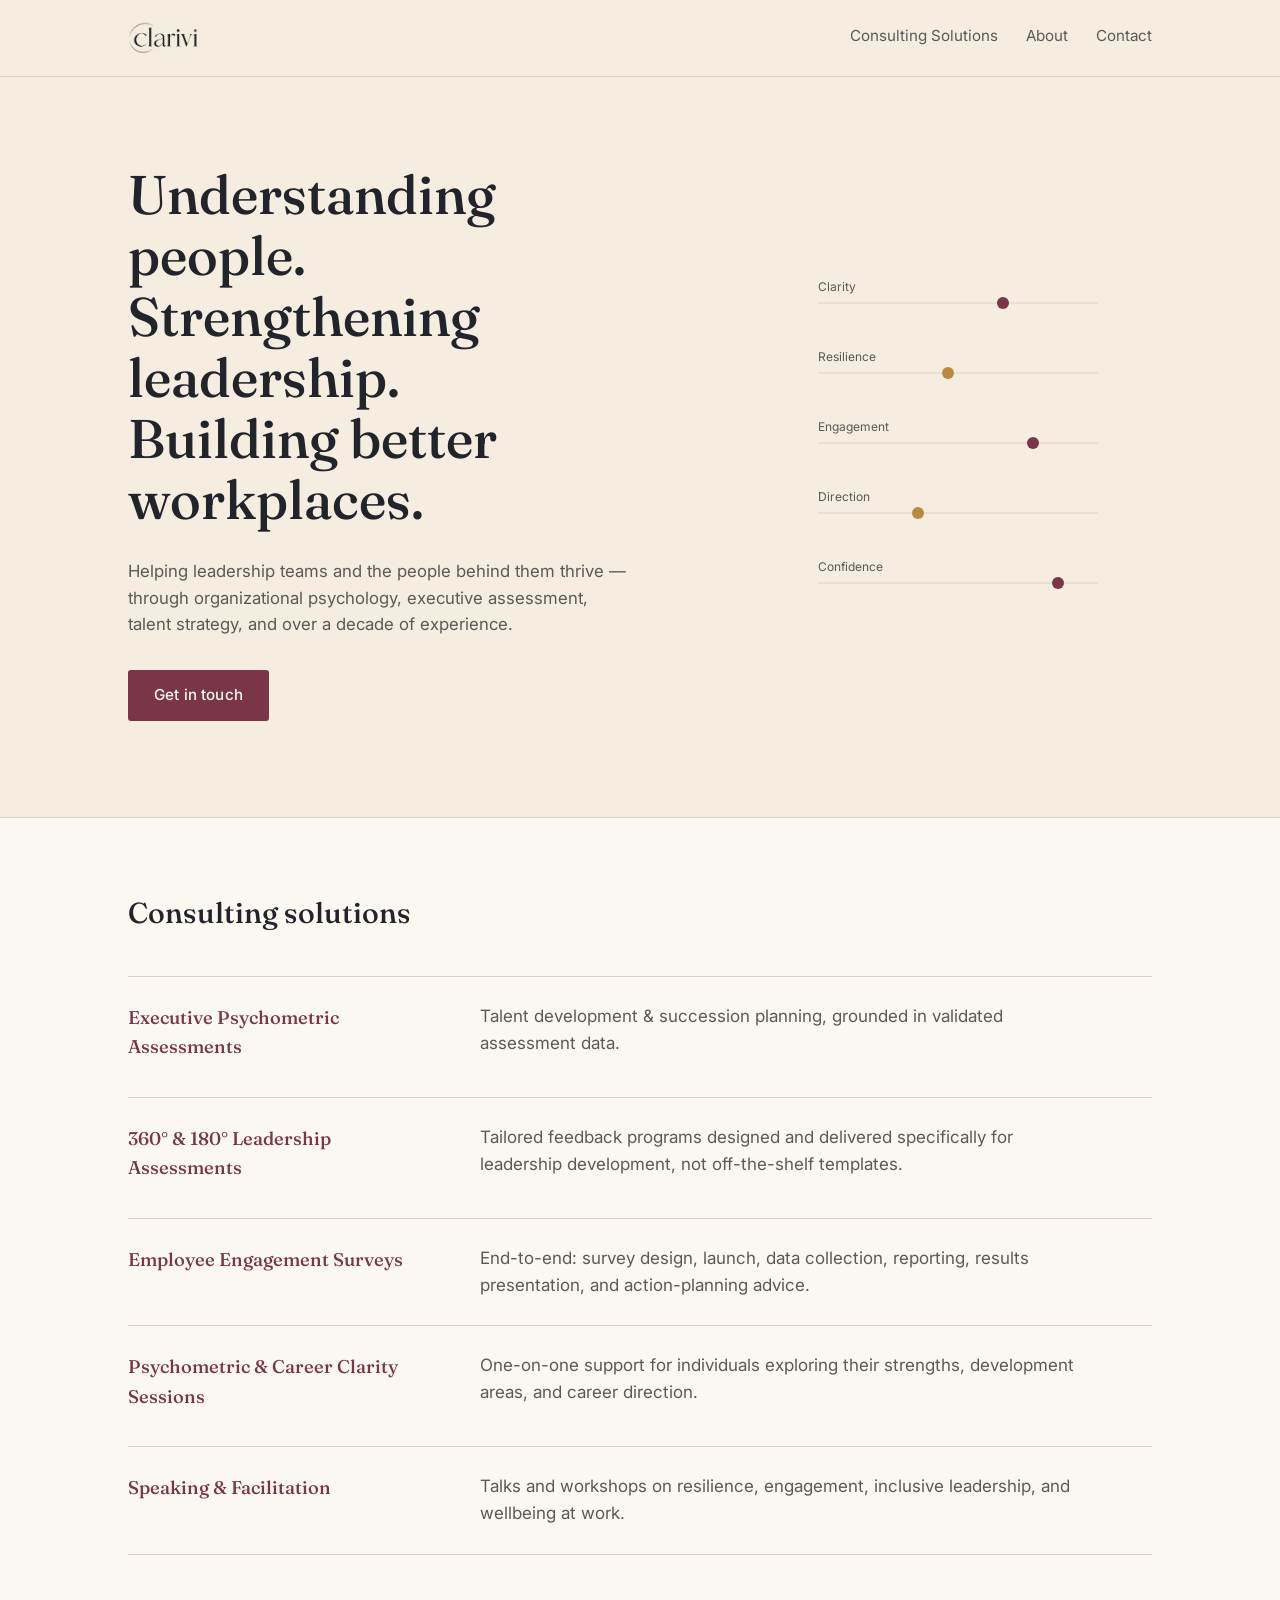
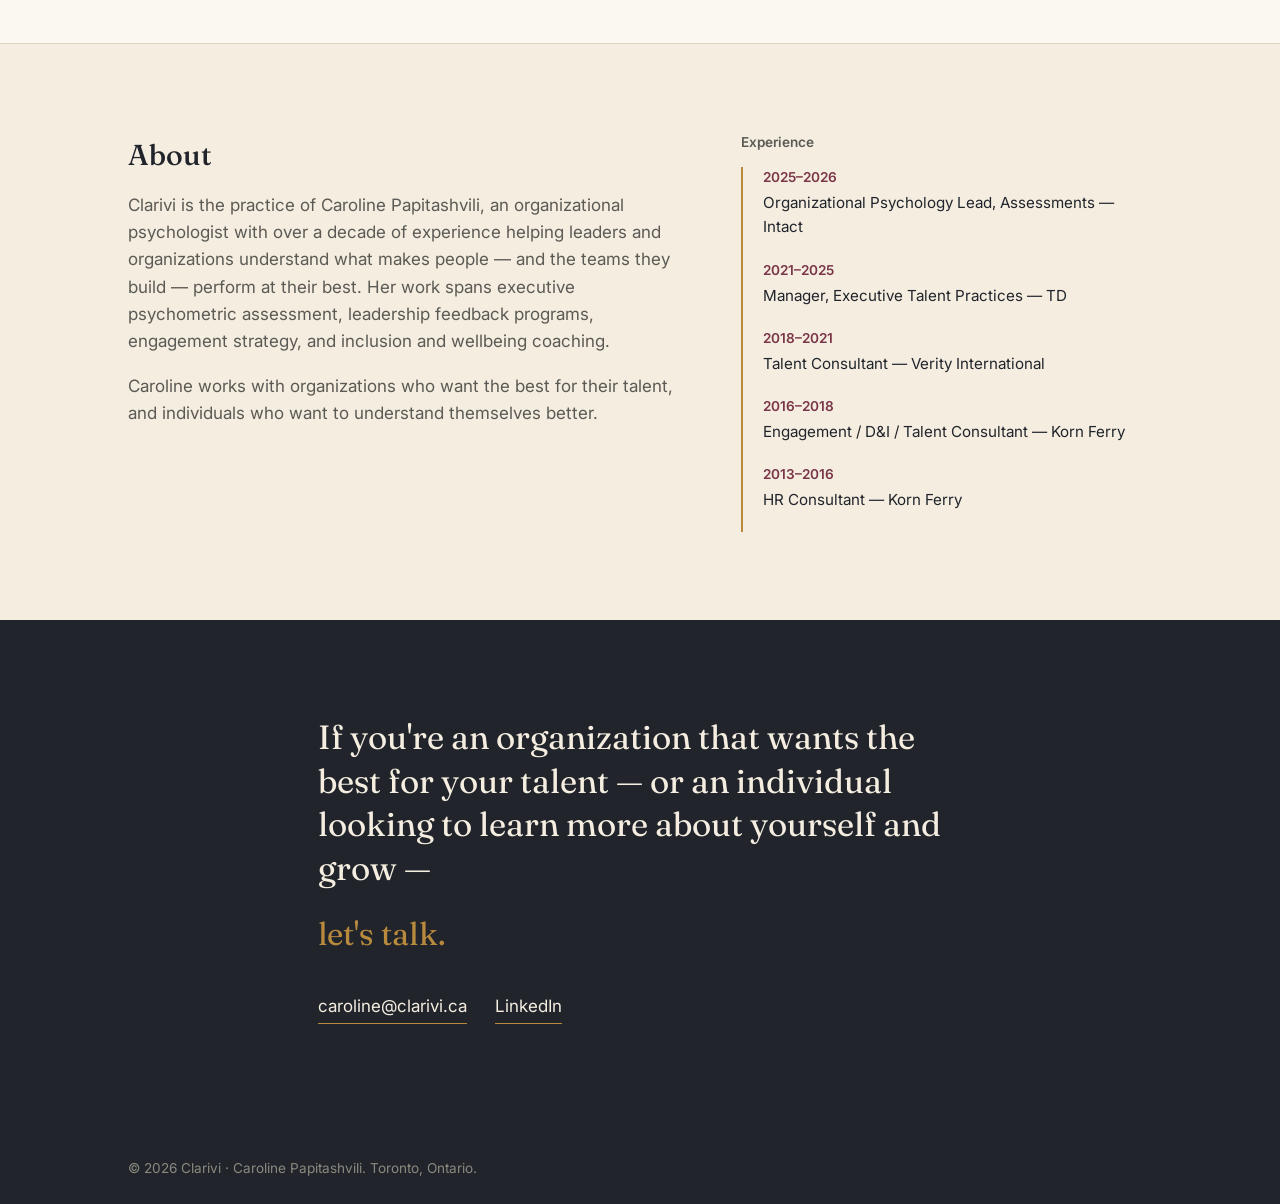
<file: index.html>
<!DOCTYPE html>
<html lang="en">
<head>
<meta charset="UTF-8">
<meta name="viewport" content="width=device-width, initial-scale=1.0">
<title>Clarivi — Organizational Psychology Consulting</title>
<meta name="description" content="Organizational psychology consulting: executive psychometric assessment, 360/180 leadership assessments, employee engagement surveys, career clarity sessions, and speaking.">
<link rel="preconnect" href="https://fonts.googleapis.com">
<link rel="preconnect" href="https://fonts.gstatic.com" crossorigin>
<link href="https://fonts.googleapis.com/css2?family=Fraunces:opsz,wght@9..144,400;9..144,500;9..144,600&family=Inter:wght@400;500;600&display=swap" rel="stylesheet">
<link rel="icon" type="image/png" href="favicon.png">
<link rel="stylesheet" href="styles.css">
</head>
<body>

<header class="site-header">
  <div class="wrap header-row">
    <a href="#top" class="mark"><img src="clarivi-logo.png" alt="Clarivi"></a>
    <nav class="nav">
      <a href="#services">Consulting Solutions</a>
      <a href="#about">About</a>
      <a href="#contact">Contact</a>
    </nav>
  </div>
</header>

<main id="top">

  <section class="hero">
    <div class="wrap hero-grid">
      <div class="hero-copy">
        <h1>Understanding people.<br>Strengthening leadership.<br>Building better workplaces.</h1>
        <p class="hero-sub">Helping leadership teams and the people behind them thrive — through organizational psychology, executive assessment, talent strategy, and over a decade of experience.</p>
        <a href="#contact" class="btn">Get in touch</a>
      </div>
      <div class="hero-figure" aria-hidden="true">
        <svg viewBox="0 0 320 360" xmlns="http://www.w3.org/2000/svg" role="img" aria-label="Illustrative dimension chart">
          <g stroke="var(--mist)" stroke-width="1">
            <line x1="20" y1="40"  x2="300" y2="40"/>
            <line x1="20" y1="110" x2="300" y2="110"/>
            <line x1="20" y1="180" x2="300" y2="180"/>
            <line x1="20" y1="250" x2="300" y2="250"/>
            <line x1="20" y1="320" x2="300" y2="320"/>
          </g>
          <g font-family="Inter, sans-serif" font-size="12" fill="var(--ink-soft)">
            <text x="20" y="28">Clarity</text>
            <text x="20" y="98">Resilience</text>
            <text x="20" y="168">Engagement</text>
            <text x="20" y="238">Direction</text>
            <text x="20" y="308">Confidence</text>
          </g>
          <circle cx="205" cy="40"  r="6" fill="var(--wine)"/>
          <circle cx="150" cy="110" r="6" fill="var(--gold)"/>
          <circle cx="235" cy="180" r="6" fill="var(--wine)"/>
          <circle cx="120" cy="250" r="6" fill="var(--gold)"/>
          <circle cx="260" cy="320" r="6" fill="var(--wine)"/>
        </svg>
      </div>
    </div>
  </section>

  <section id="services" class="services">
    <div class="wrap">
      <h2>Consulting solutions</h2>
      <ul class="service-list">
        <li class="service-row">
          <h3>Executive Psychometric Assessments</h3>
          <p>Talent development &amp; succession planning, grounded in validated assessment data.</p>
        </li>
        <li class="service-row">
          <h3>360° &amp; 180° Leadership Assessments</h3>
          <p>Tailored feedback programs designed and delivered specifically for leadership development, not off-the-shelf templates.</p>
        </li>
        <li class="service-row">
          <h3>Employee Engagement Surveys</h3>
          <p>End-to-end: survey design, launch, data collection, reporting, results presentation, and action-planning advice.</p>
        </li>
        <li class="service-row">
          <h3>Psychometric &amp; Career Clarity Sessions</h3>
          <p>One-on-one support for individuals exploring their strengths, development areas, and career direction.</p>
        </li>
        <li class="service-row">
          <h3>Speaking &amp; Facilitation</h3>
          <p>Talks and workshops on resilience, engagement, inclusive leadership, and wellbeing at work.</p>
        </li>
      </ul>
    </div>
  </section>

  <section id="about" class="about">
    <div class="wrap about-grid">
      <div class="about-copy">
        <h2>About</h2>
        <p>Clarivi is the practice of Caroline Papitashvili, an organizational psychologist with over a decade of experience helping leaders and organizations understand what makes people — and the teams they build — perform at their best. Her work spans executive psychometric assessment, leadership feedback programs, engagement strategy, and inclusion and wellbeing coaching.</p>
        <p>Caroline works with organizations who want the best for their talent, and individuals who want to understand themselves better.</p>
      </div>
      <div class="about-timeline">
        <h3 class="timeline-label">Experience</h3>
        <ul class="timeline">
          <li>
            <span class="timeline-year">2025–2026</span>
            <span class="timeline-role">Organizational Psychology Lead, Assessments — Intact</span>
          </li>
          <li>
            <span class="timeline-year">2021–2025</span>
            <span class="timeline-role">Manager, Executive Talent Practices — TD</span>
          </li>
          <li>
            <span class="timeline-year">2018–2021</span>
            <span class="timeline-role">Talent Consultant — Verity International</span>
          </li>
          <li>
            <span class="timeline-year">2016–2018</span>
            <span class="timeline-role">Engagement / D&amp;I / Talent Consultant — Korn Ferry</span>
          </li>
          <li>
            <span class="timeline-year">2013–2016</span>
            <span class="timeline-role">HR Consultant — Korn Ferry</span>
          </li>
        </ul>
      </div>
    </div>
  </section>

  <section id="contact" class="contact">
    <div class="wrap contact-inner">
      <h2>If you're an organization that wants the best for your talent — or an individual looking to learn more about yourself and grow —</h2>
      <p class="contact-cta">let's talk.</p>
      <div class="contact-links">
        <a href="mailto:caroline@clarivi.ca">caroline@clarivi.ca</a>
        <a href="https://www.linkedin.com/in/cpapitashvili/" target="_blank" rel="noopener">LinkedIn</a>
      </div>
    </div>
  </section>

</main>

<footer class="site-footer">
  <div class="wrap">
    <p>&copy; <span id="year"></span> Clarivi &middot; Caroline Papitashvili. Toronto, Ontario.</p>
  </div>
</footer>

<script>
  document.getElementById('year').textContent = new Date().getFullYear();
</script>

</body>
</html>
</file>
<file: styles.css>
/* ---------- Design tokens ---------- */
:root{
  --paper: #F4EDE0;
  --surface: #FBF8F2;
  --ink: #21252B;
  --ink-soft: #5B5A54;
  --wine: #7A3648;
  --gold: #B98A3E;
  --mist: #DCD3C1;

  --serif: 'Fraunces', Georgia, serif;
  --sans: 'Inter', -apple-system, BlinkMacSystemFont, 'Segoe UI', sans-serif;

  --max: 1080px;
}

*{ box-sizing: border-box; }

html{ scroll-behavior: smooth; }

body{
  margin:0;
  background: var(--paper);
  color: var(--ink);
  font-family: var(--sans);
  font-size: 17px;
  line-height: 1.6;
  -webkit-font-smoothing: antialiased;
}

@media (prefers-reduced-motion: reduce){
  html{ scroll-behavior: auto; }
  *{ animation: none !important; transition: none !important; }
}

h1, h2, h3{
  font-family: var(--serif);
  font-weight: 500;
  color: var(--ink);
  margin: 0 0 0.5em 0;
}

a{ color: inherit; }

.wrap{
  max-width: var(--max);
  margin: 0 auto;
  padding: 0 28px;
}

a:focus-visible, button:focus-visible{
  outline: 2px solid var(--wine);
  outline-offset: 3px;
}

/* ---------- Header ---------- */
.site-header{
  padding: 22px 0;
  border-bottom: 1px solid var(--mist);
}
.header-row{
  display:flex;
  align-items:center;
  justify-content: space-between;
}
.mark{
  font-family: var(--serif);
  font-size: 1.15rem;
  text-decoration: none;
  letter-spacing: 0.01em;
  display:flex;
  align-items:center;
}
.mark img{
  height: 32px;
  width: auto;
  display:block;
}
.nav{ display:flex; gap: 28px; }
.nav a{
  text-decoration: none;
  font-size: 0.95rem;
  color: var(--ink-soft);
  border-bottom: 1px solid transparent;
  padding-bottom: 2px;
  transition: border-color 0.15s ease, color 0.15s ease;
}
.nav a:hover{
  color: var(--wine);
  border-color: var(--wine);
}

/* ---------- Hero ---------- */
.hero{ padding: 88px 0 96px; }
.hero-grid{
  display:grid;
  grid-template-columns: 1.2fr 0.8fr;
  gap: 56px;
  align-items:center;
}
.hero h1{
  font-size: clamp(2.1rem, 4.4vw, 3.4rem);
  line-height: 1.12;
  max-width: 12ch;
}
.hero-sub{
  max-width: 46ch;
  color: var(--ink-soft);
  font-size: 1.05rem;
  margin: 22px 0 32px;
}
.btn{
  display:inline-block;
  background: var(--wine);
  color: var(--surface);
  text-decoration:none;
  padding: 13px 26px;
  border-radius: 3px;
  font-size: 0.95rem;
  font-weight: 500;
  letter-spacing: 0.01em;
  transition: background 0.15s ease;
}
.btn:hover{ background: #632C3A; }

.hero-figure svg{ width: 100%; height: auto; max-width: 320px; display:block; margin: 0 auto; }

/* ---------- Services ---------- */
.services{
  padding: 72px 0 88px;
  background: var(--surface);
  border-top: 1px solid var(--mist);
  border-bottom: 1px solid var(--mist);
}
.services h2{
  font-size: 1.8rem;
  margin-bottom: 40px;
}
.service-list{
  list-style:none;
  margin:0; padding:0;
}
.service-row{
  display:grid;
  grid-template-columns: minmax(220px, 320px) 1fr;
  gap: 32px;
  padding: 26px 0;
  border-top: 1px solid var(--mist);
}
.service-row:last-child{ border-bottom: 1px solid var(--mist); }
.service-row h3{
  font-size: 1.15rem;
  font-weight: 500;
  color: var(--wine);
}
.service-row p{
  margin:0;
  color: var(--ink-soft);
  max-width: 56ch;
}

/* ---------- About ---------- */
.about{ padding: 88px 0; }
.about h2{ font-size: 1.8rem; }
.about-grid{
  display:grid;
  grid-template-columns: 1.15fr 0.85fr;
  gap: 56px;
  align-items:start;
}
.about-copy p{
  color: var(--ink-soft);
  margin: 0 0 18px;
  max-width: 58ch;
}
.timeline-label{
  font-family: var(--sans);
  font-weight: 600;
  font-size: 0.85rem;
  color: var(--ink-soft);
  margin-bottom: 14px;
}
.timeline{
  list-style:none;
  margin:0; padding:0;
  border-left: 2px solid var(--gold);
}
.timeline li{
  padding: 0 0 20px 20px;
  display:flex;
  flex-direction:column;
  gap: 2px;
}
.timeline-year{
  font-size: 0.85rem;
  color: var(--wine);
  font-weight: 600;
}
.timeline-role{
  font-size: 0.95rem;
  color: var(--ink);
}

/* ---------- Contact ---------- */
.contact{
  padding: 96px 0 110px;
  background: var(--ink);
  color: var(--paper);
}
.contact-inner{ max-width: 700px; }
.contact h2{
  color: var(--paper);
  font-size: clamp(1.5rem, 3vw, 2.1rem);
  line-height: 1.3;
  font-weight: 400;
}
.contact-cta{
  font-family: var(--serif);
  font-size: 2rem;
  color: var(--gold);
  margin: 6px 0 34px;
}
.contact-links{ display:flex; gap: 28px; flex-wrap:wrap; }
.contact-links a{
  text-decoration:none;
  border-bottom: 1px solid var(--gold);
  padding-bottom: 3px;
  color: var(--paper);
}
.contact-links a:hover{ color: var(--gold); }

/* ---------- Footer ---------- */
.site-footer{
  padding: 24px 0;
  background: var(--ink);
  color: var(--ink-soft);
}
.site-footer p{ margin:0; font-size: 0.85rem; color: #8A897F; }

/* ---------- Responsive ---------- */
@media (max-width: 760px){
  .hero-grid{ grid-template-columns: 1fr; }
  .hero{ padding: 56px 0 64px; }
  .hero-figure{ order: -1; max-width: 220px; margin: 0 auto 24px; }
  .about-grid{ grid-template-columns: 1fr; }
  .service-row{ grid-template-columns: 1fr; gap: 8px; }
  .nav{ gap: 16px; }
  .nav a{ font-size: 0.85rem; }
}
</file>
